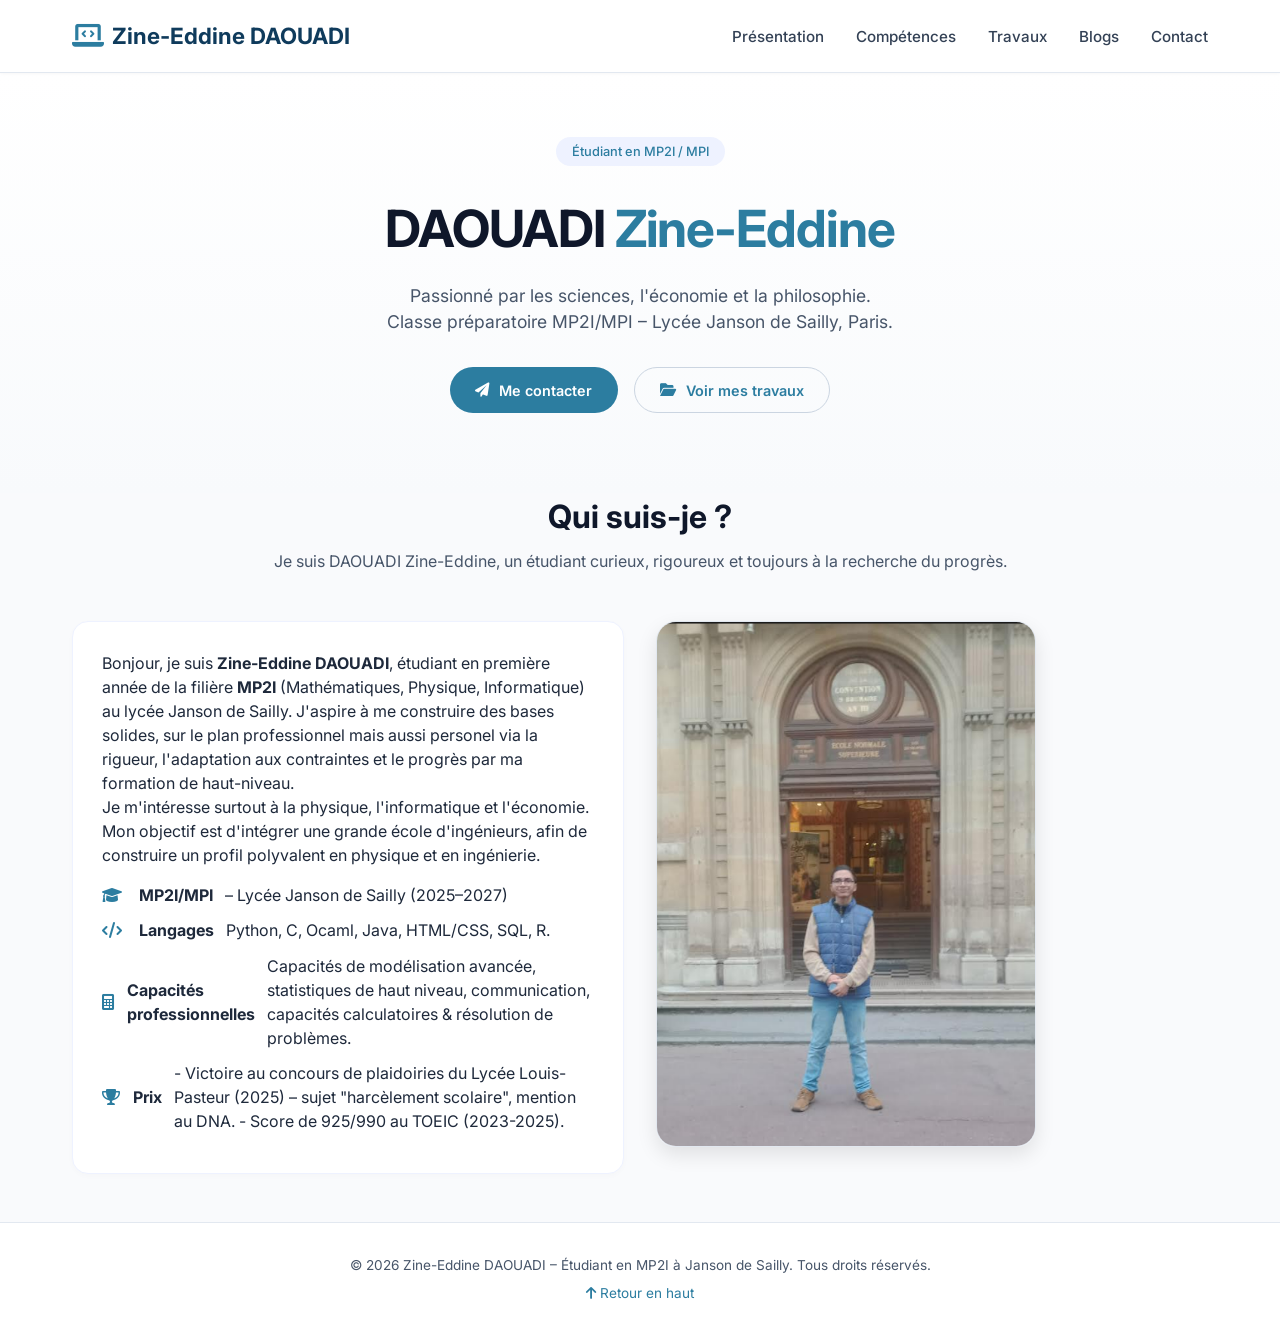
<file: index.html>
<!DOCTYPE html>
<html lang="fr">
<head>
    <meta charset="UTF-8">
    <meta name="viewport" content="width=device-width, initial-scale=1.0">
    <meta name="description" content="Portfolio professionnel de Zine-Eddine DAOUADI, étudiant en MP2I à Janson de Sailly.">
    <title>Zine-Eddine DAOUADI | Accueil</title>
    <link href="https://fonts.googleapis.com/css2?family=Inter:opsz,wght@14..32,300;14..32,400;14..32,500;14..32,600;14..32,700&display=swap" rel="stylesheet">
    <link rel="stylesheet" href="https://cdnjs.cloudflare.com/ajax/libs/font-awesome/6.0.0-beta3/css/all.min.css">
    <link rel="stylesheet" href="style.css">
</head>
<body>
<header>
    <div class="container">
        <div class="navbar">
            <a href="index.html" class="logo">
                <i class="fas fa-laptop-code"></i>
                <span>Zine-Eddine DAOUADI</span>
            </a>
            <ul class="nav-links">
                <li><a href="index.html">Présentation</a></li>
                <li><a href="competences.html">Compétences</a></li>
                <li><a href="travaux.html">Travaux</a></li>
                <li><a href="blogs.html">Blogs</a></li>
                <li><a href="contact.html">Contact</a></li>
            </ul>
        </div>
    </div>
</header>

<main>
    <section class="hero">
        <div class="container hero-content">
            <div class="hero-tag">Étudiant en MP2I / MPI</div>
            <h1>DAOUADI <span>Zine-Eddine</span></h1>
            <p>Passionné par les sciences, l'économie et la philosophie. <br>Classe préparatoire MP2I/MPI – Lycée Janson de Sailly, Paris.</p>
            <div class="hero-buttons">
                <a href="contact.html" class="btn btn-primary"><i class="fas fa-paper-plane"></i> Me contacter</a>
                <a href="travaux.html" class="btn btn-outline"><i class="fas fa-folder-open"></i> Voir mes travaux</a>
            </div>
        </div>
    </section>

    <section id="presentation">
        <div class="container">
            <div class="section-header">
                <h2>Qui suis-je ?</h2>
                <p>Je suis DAOUADI Zine-Eddine, un étudiant curieux, rigoureux et toujours à la recherche du progrès.</p>
            </div>
            <div class="about-grid">
                <div class="about-text">
                    <p>Bonjour, je suis <strong>Zine-Eddine DAOUADI</strong>, étudiant en première année de la filière <strong>MP2I</strong> (Mathématiques, Physique, Informatique) au lycée Janson de Sailly. J'aspire à me construire des bases solides, sur le plan professionnel mais aussi personel via la rigueur, l'adaptation aux contraintes et le progrès par ma formation de haut-niveau.</p>
                    <p>Je m'intéresse surtout à la physique, l'informatique et l'économie. Mon objectif est d'intégrer une grande école d'ingénieurs, afin de construire un profil polyvalent en physique et en ingénierie.</p>
                    <ul class="info-list">
                        <li><i class="fas fa-graduation-cap"></i> <strong>MP2I/MPI</strong> – Lycée Janson de Sailly (2025–2027)</li>
                        <li><i class="fas fa-code"></i> <strong>Langages</strong> Python, C, Ocaml, Java, HTML/CSS, SQL, R.</li>
                        <li><i class="fas fa-calculator"></i> <strong>Capacités professionnelles</strong> Capacités de modélisation avancée, statistiques de haut niveau, communication, capacités calculatoires & résolution de problèmes.</li>
                        <li><i class="fas fa-trophy"></i> <strong>Prix</strong> - Victoire au concours de plaidoiries du Lycée Louis-Pasteur (2025) – sujet "harcèlement scolaire", mention au DNA. - Score de 925/990 au TOEIC (2023-2025). </li>
                    </ul>
                </div>
                <div class="about-img">
                    <!-- Remplacement de l'image avec le fichier local et ajustement de la taille -->
                    <img src="DAOUADI Zine-Eddine ENS.png" 
                         alt="Portrait de Zine-Eddine DAOUADI" 
                         style="width: 100%; max-width: 380px; height: auto; border-radius: 20px; box-shadow: 0 8px 20px rgba(0,0,0,0.1);"
                         loading="lazy">
                </div>
            </div>
        </div>
    </section>
</main>

<footer>
    <div class="container">
        <p>&copy; <span id="current-year"></span> Zine-Eddine DAOUADI – Étudiant en MP2I à Janson de Sailly. Tous droits réservés.</p>
        <p style="margin-top: 0.5rem;"><a href="#"><i class="fas fa-arrow-up"></i> Retour en haut</a></p>
    </div>
</footer>

<script>
    document.getElementById('current-year').textContent = new Date().getFullYear();
</script>
</body>
</html>
</file>
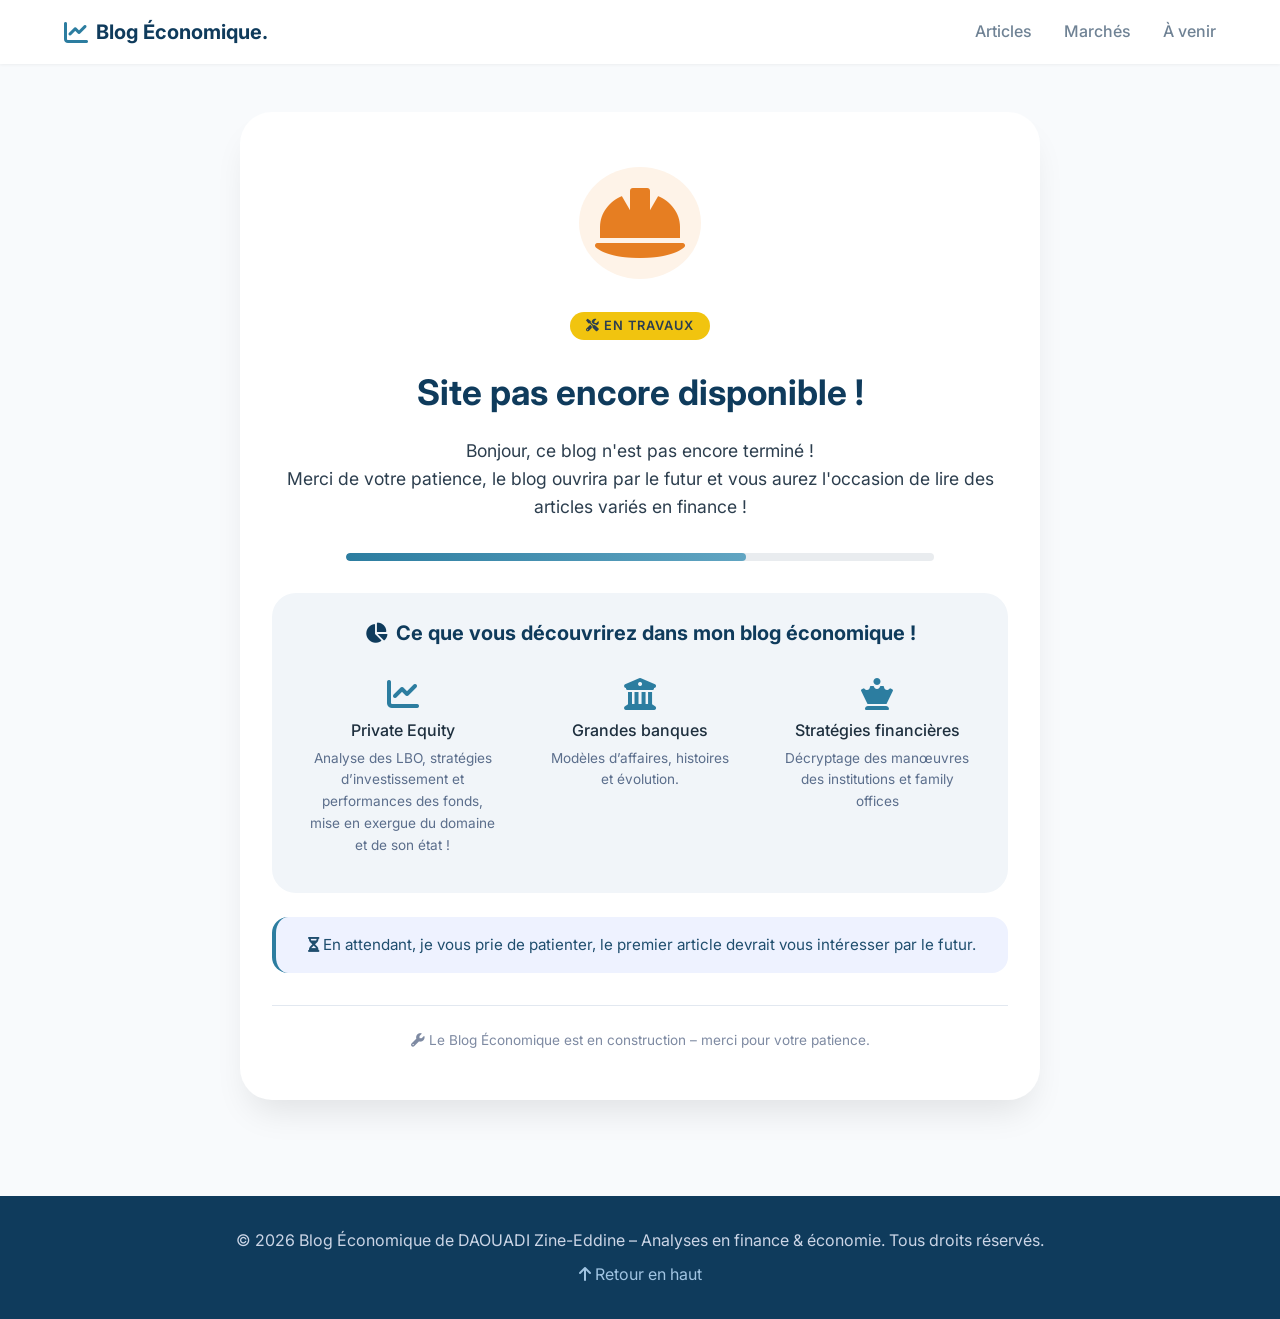
<file: blog_economique.html>
<!DOCTYPE html>
<html lang="fr">
<head>
    <meta charset="UTF-8">
    <meta name="viewport" content="width=device-width, initial-scale=1.0">
    <title>Blog économique | Prochainement</title>
    <link href="https://fonts.googleapis.com/css2?family=Inter:opsz,wght@14..32,300;14..32,400;14..32,500;14..32,600;14..32,700&display=swap" rel="stylesheet">
    <link rel="stylesheet" href="https://cdnjs.cloudflare.com/ajax/libs/font-awesome/6.0.0-beta3/css/all.min.css">
    <style>
        * {
            margin: 0;
            padding: 0;
            box-sizing: border-box;
        }

        body {
            font-family: 'Inter', sans-serif;
            line-height: 1.6;
            color: #1a2c3e;
            background-color: #f8fafc;
        }

        .container {
            width: 90%;
            max-width: 1200px;
            margin: 0 auto;
        }

        /* Header & Navigation */
        header {
            background-color: #ffffff;
            box-shadow: 0 1px 3px rgba(0,0,0,0.05);
            position: sticky;
            top: 0;
            z-index: 100;
        }

        .navbar {
            display: flex;
            justify-content: space-between;
            align-items: center;
            padding: 1rem 0;
            flex-wrap: wrap;
        }

        .logo {
            display: flex;
            align-items: center;
            gap: 0.5rem;
            font-size: 1.25rem;
            font-weight: 700;
            color: #0f3b5c;
            text-decoration: none;
        }

        .logo i {
            color: #2c7da0;
            font-size: 1.5rem;
        }

        .nav-links {
            display: flex;
            list-style: none;
            gap: 2rem;
        }

        .nav-links a {
            text-decoration: none;
            color: #334e68;
            font-weight: 500;
            transition: color 0.2s;
            cursor: default;
            opacity: 0.7;
        }

        .nav-links a:hover {
            color: #334e68;
        }

        /* Main - Under construction */
        main {
            padding: 3rem 0 4rem;
            min-height: 70vh;
            display: flex;
            align-items: center;
        }

        .construction-card {
            background: white;
            border-radius: 2rem;
            box-shadow: 0 20px 35px -10px rgba(0,0,0,0.1);
            padding: 3rem 2rem;
            text-align: center;
            max-width: 800px;
            margin: 0 auto;
        }

        .construction-icon {
            font-size: 5rem;
            color: #e67e22;
            margin-bottom: 1.5rem;
        }

        .construction-icon i {
            background: #fef3e8;
            padding: 1rem;
            border-radius: 50%;
        }

        h1 {
            font-size: 2.2rem;
            color: #0f3b5c;
            margin-bottom: 1rem;
        }

        .under-construction-badge {
            display: inline-block;
            background: #f1c40f;
            color: #2c3e50;
            font-weight: 600;
            padding: 0.25rem 1rem;
            border-radius: 2rem;
            font-size: 0.8rem;
            margin-bottom: 1.5rem;
            letter-spacing: 1px;
        }

        .construction-message {
            font-size: 1.1rem;
            color: #2c3e4e;
            margin-bottom: 2rem;
        }

        .progress-container {
            background: #e9ecef;
            border-radius: 30px;
            height: 8px;
            width: 80%;
            margin: 2rem auto;
            overflow: hidden;
        }

        .progress-bar {
            background: linear-gradient(90deg, #2c7da0, #61a5c2);
            width: 68%;
            height: 100%;
            border-radius: 30px;
            animation: pulse 1.5s infinite ease-in-out;
        }

        @keyframes pulse {
            0% { opacity: 0.7; }
            50% { opacity: 1; }
            100% { opacity: 0.7; }
        }

        .topics {
            background: #f1f5f9;
            border-radius: 1.5rem;
            padding: 1.5rem;
            margin: 2rem 0 1rem;
            text-align: left;
        }

        .topics h3 {
            font-size: 1.25rem;
            color: #0f3b5c;
            margin-bottom: 1rem;
            display: flex;
            align-items: center;
            gap: 0.5rem;
            justify-content: center;
        }

        .topics-grid {
            display: flex;
            flex-wrap: wrap;
            justify-content: center;
            gap: 1.5rem;
            margin-top: 1rem;
        }

        .topic-item {
            flex: 1;
            min-width: 160px;
            text-align: center;
            padding: 0.8rem;
        }

        .topic-item i {
            font-size: 2rem;
            color: #2c7da0;
            margin-bottom: 0.5rem;
            display: inline-block;
        }

        .topic-item span {
            display: block;
            font-weight: 500;
            color: #1e2f3e;
        }

        .topic-item p {
            font-size: 0.85rem;
            color: #5b6e8c;
            margin-top: 0.25rem;
        }

        .wait-message {
            background: #eef2ff;
            border-left: 4px solid #2c7da0;
            padding: 1rem;
            border-radius: 1rem;
            margin: 1.5rem 0 0;
            font-size: 0.95rem;
            color: #1f4e6e;
        }

        .note {
            margin-top: 2rem;
            font-size: 0.85rem;
            color: #7e8aa2;
            border-top: 1px solid #e2e8f0;
            padding-top: 1.5rem;
        }

        /* Footer */
        footer {
            background-color: #0f3b5c;
            color: #cbd5e6;
            text-align: center;
            padding: 2rem 0;
            margin-top: 2rem;
        }

        footer a {
            color: #a0c4e2;
            text-decoration: none;
        }

        footer a:hover {
            text-decoration: underline;
        }

        @media (max-width: 768px) {
            .navbar {
                flex-direction: column;
                gap: 1rem;
            }
            .nav-links {
                gap: 1rem;
                flex-wrap: wrap;
                justify-content: center;
            }
            .construction-card {
                padding: 2rem 1.5rem;
            }
            h1 {
                font-size: 1.8rem;
            }
            .topics-grid {
                gap: 1rem;
            }
            .topic-item {
                min-width: 120px;
            }
        }
    </style>
</head>
<body>
<header>
    <div class="container">
        <div class="navbar">
            <a href="#" class="logo">
                <i class="fas fa-chart-line"></i>
                <span>Blog Économique.</span>
            </a>
            <ul class="nav-links">
                <li><a href="#">Articles</a></li>
                <li><a href="#">Marchés</a></li>
                <li><a href="#">À venir</a></li>
            </ul>
        </div>
    </div>
</header>

<main>
    <div class="container">
        <div class="construction-card">
            <div class="construction-icon">
                <i class="fas fa-hard-hat"></i>
            </div>
            <div class="under-construction-badge">
                <i class="fas fa-tools"></i> EN TRAVAUX
            </div>
            <h1>Site pas encore disponible !</h1>
            <div class="construction-message">
                <p>Bonjour, ce blog n'est pas encore terminé !<br>
                Merci de votre patience, le blog ouvrira par le futur et vous aurez l'occasion de lire des articles variés en finance !</p>
            </div>
            <div class="progress-container">
                <div class="progress-bar"></div>
            </div>

            
            <div class="topics">
                <h3><i class="fas fa-chart-pie"></i> Ce que vous découvrirez dans mon blog économique !</h3>
                <div class="topics-grid">
                    <div class="topic-item">
                        <i class="fas fa-chart-line"></i>
                        <span>Private Equity</span>
                        <p>Analyse des LBO, stratégies d’investissement et performances des fonds, mise en exergue du domaine et de son état !</p>
                    </div>
                    <div class="topic-item">
                        <i class="fas fa-university"></i>
                        <span>Grandes banques</span>
                        <p>Modèles d’affaires, histoires et évolution.</p>
                    </div>
                    <div class="topic-item">
                        <i class="fas fa-chess-queen"></i>
                        <span>Stratégies financières</span>
                        <p>Décryptage des manœuvres des institutions et family offices</p>
                    </div>
                </div>
            </div>

            <div class="wait-message">
                <i class="fas fa-hourglass-half"></i> En attendant, je vous prie de patienter, le premier article devrait vous intéresser par le futur.
            </div>
            <div class="note">
                <i class="fas fa-wrench"></i> Le Blog Économique est en construction – merci pour votre patience.
            </div>
        </div>
    </div>
</main>

<footer>
    <div class="container">
        <p>&copy; <span id="current-year"></span> Blog Économique de DAOUADI Zine-Eddine – Analyses en finance & économie. Tous droits réservés.</p>
        <p style="margin-top: 0.5rem;"><a href="#"><i class="fas fa-arrow-up"></i> Retour en haut</a></p>
    </div>
</footer>

<script>
    document.getElementById('current-year').textContent = new Date().getFullYear();
</script>
</body>
</html>
</file>
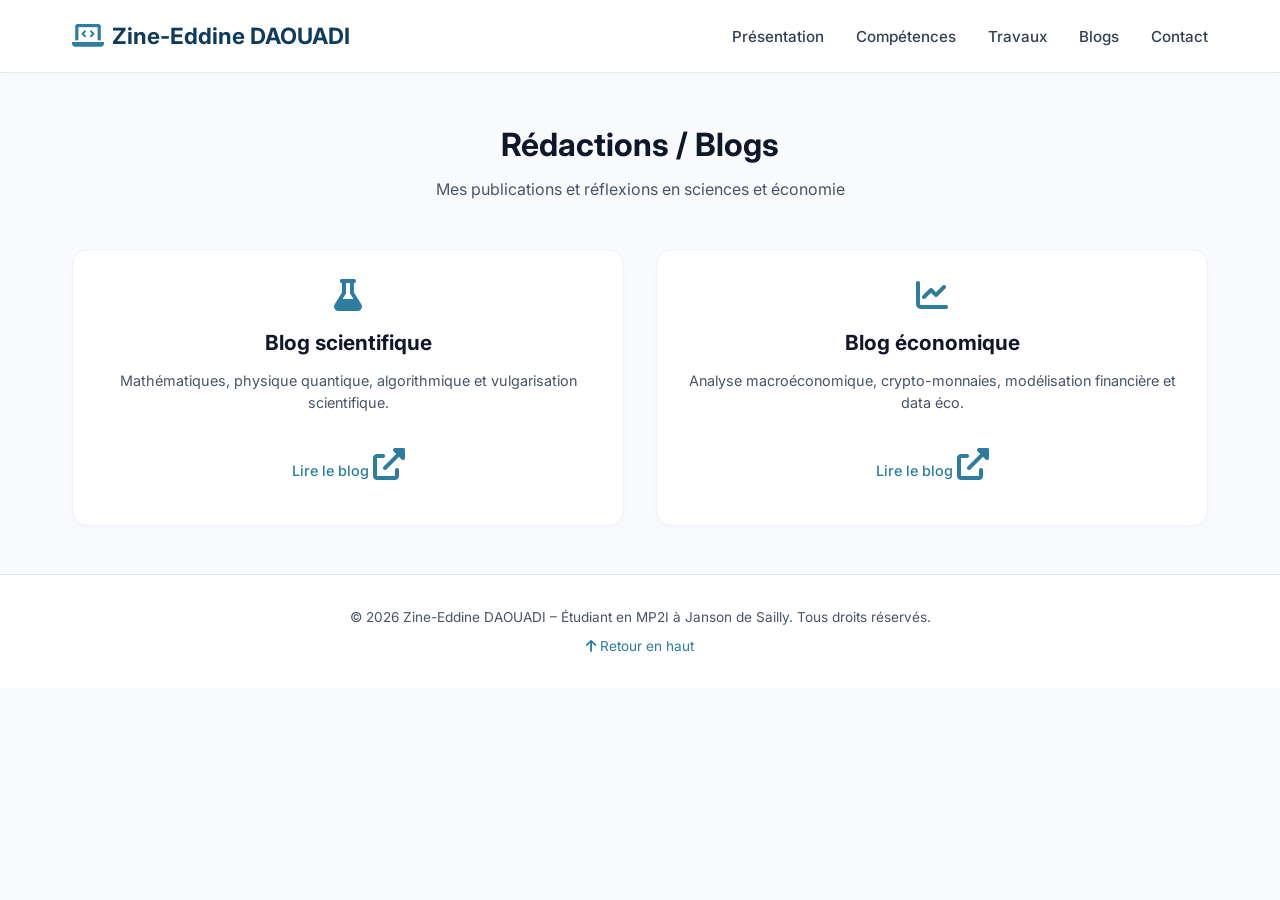
<file: blogs.html>
<!DOCTYPE html>
<html lang="fr">
<head>
    <meta charset="UTF-8">
    <meta name="viewport" content="width=device-width, initial-scale=1.0">
    <title>Zine-Eddine DAOUADI | Blogs</title>
    <link href="https://fonts.googleapis.com/css2?family=Inter:opsz,wght@14..32,300;14..32,400;14..32,500;14..32,600;14..32,700&display=swap" rel="stylesheet">
    <link rel="stylesheet" href="https://cdnjs.cloudflare.com/ajax/libs/font-awesome/6.0.0-beta3/css/all.min.css">
    <link rel="stylesheet" href="style.css">
</head>
<body>
<header>
    <div class="container">
        <div class="navbar">
            <a href="index.html" class="logo">
                <i class="fas fa-laptop-code"></i>
                <span>Zine-Eddine DAOUADI</span>
            </a>
            <ul class="nav-links">
                <li><a href="index.html">Présentation</a></li>
                <li><a href="competences.html">Compétences</a></li>
                <li><a href="travaux.html">Travaux</a></li>
                <li><a href="blogs.html">Blogs</a></li>
                <li><a href="contact.html">Contact</a></li>
            </ul>
        </div>
    </div>
</header>

<main>
    <section class="container" style="margin-top: 3rem;">
        <div class="section-header">
            <h2>Rédactions / Blogs</h2>
            <p>Mes publications et réflexions en sciences et économie</p>
        </div>
        <div class="blogs-grid">
            <!-- Blog scientifique avec lien exact demandé -->
            <div class="blog-card">
                <i class="fas fa-flask"></i>
                <h4>Blog scientifique</h4>
                <p>Mathématiques, physique quantique, algorithmique et vulgarisation scientifique.</p>
                <a class="blog-link" href="https://www.google.com/url?sa=t&source=web&rct=j&opi=89978449&url=https://blogmathsetscienceszineeddine.blogspot.com/&ved=2ahUKEwiJuYmkv7GTAxUQTKQEHS02JSsQFnoECCYQAQ&usg=AOvVaw0b_Pwg3fXqnFqZPBnuI2Id" target="_blank" rel="noopener noreferrer">
                    Lire le blog <i class="fas fa-external-link-alt"></i>
                </a>
            </div>
            <!-- Blog économique redirige maintenant vers blog_economique.html -->
            <div class="blog-card">
                <i class="fas fa-chart-line"></i>
                <h4>Blog économique</h4>
                <p>Analyse macroéconomique, crypto-monnaies, modélisation financière et data éco.</p>
                <a class="blog-link" href="blog_economique.html">
                    Lire le blog <i class="fas fa-external-link-alt"></i>
                </a>
            </div>
        </div>
    </section>
</main>

<footer>
    <div class="container">
        <p>&copy; <span id="current-year"></span> Zine-Eddine DAOUADI – Étudiant en MP2I à Janson de Sailly. Tous droits réservés.</p>
        <p style="margin-top: 0.5rem;"><a href="#"><i class="fas fa-arrow-up"></i> Retour en haut</a></p>
    </div>
</footer>
<script>
    document.getElementById('current-year').textContent = new Date().getFullYear();
</script>
</body>
</html>
</file>
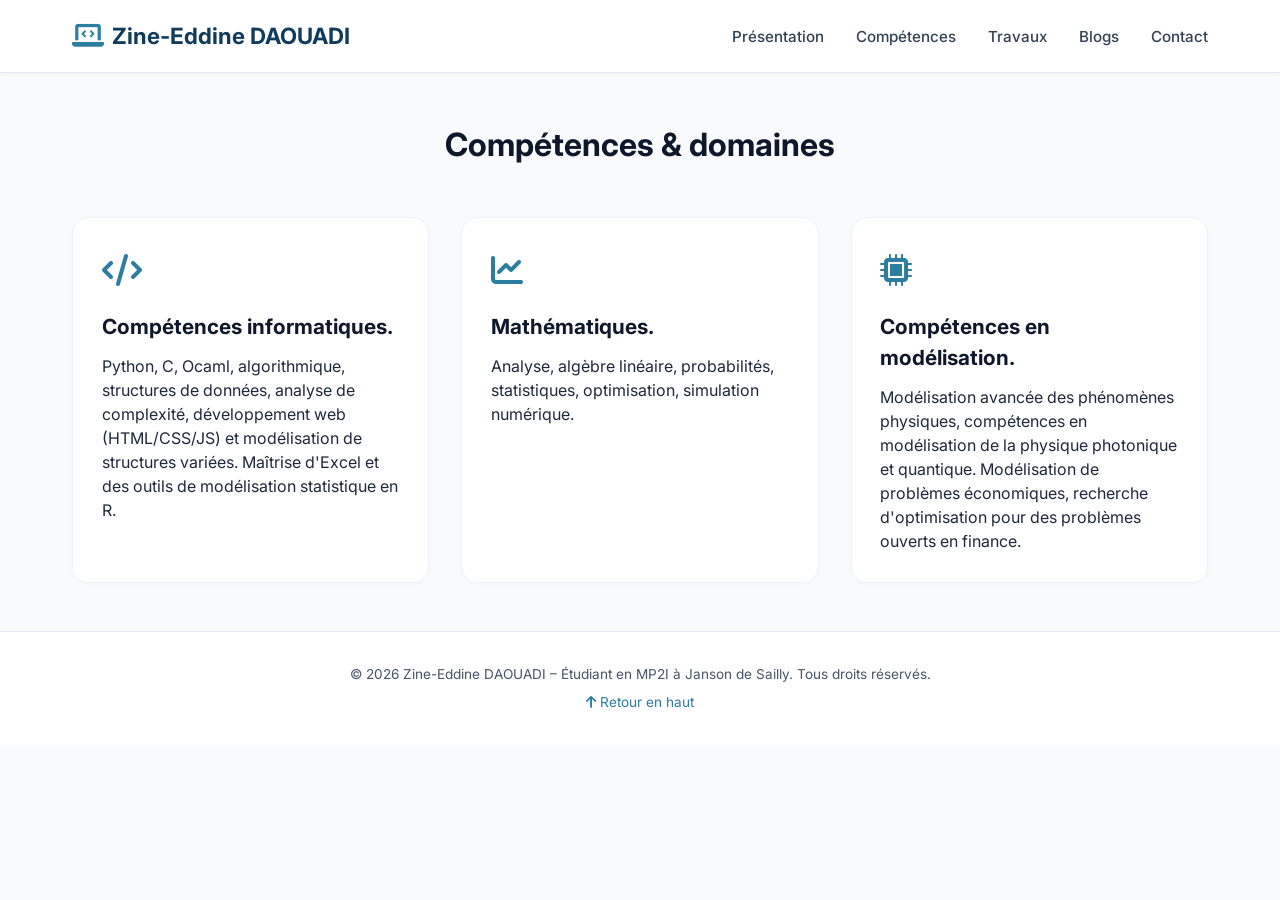
<file: competences.html>
<!DOCTYPE html>
<html lang="fr">
<head>
    <meta charset="UTF-8">
    <meta name="viewport" content="width=device-width, initial-scale=1.0">
    <title>Zine-Eddine DAOUADI | Compétences</title>
    <link href="https://fonts.googleapis.com/css2?family=Inter:opsz,wght@14..32,300;14..32,400;14..32,500;14..32,600;14..32,700&display=swap" rel="stylesheet">
    <link rel="stylesheet" href="https://cdnjs.cloudflare.com/ajax/libs/font-awesome/6.0.0-beta3/css/all.min.css">
    <link rel="stylesheet" href="style.css">
</head>
<body>
<header>
    <div class="container">
        <div class="navbar">
            <a href="index.html" class="logo">
                <i class="fas fa-laptop-code"></i>
                <span>Zine-Eddine DAOUADI</span>
            </a>
            <ul class="nav-links">
                <li><a href="index.html">Présentation</a></li>
                <li><a href="competences.html">Compétences</a></li>
                <li><a href="travaux.html">Travaux</a></li>
                <li><a href="blogs.html">Blogs</a></li>
                <li><a href="contact.html">Contact</a></li>
            </ul>
        </div>
    </div>
</header>

<main>
    <section class="container" style="margin-top: 3rem;">
        <div class="section-header">
            <h2>Compétences & domaines</h2>
        </div>
        <div class="skills-grid">
            <div class="skill-card">
                <div class="skill-icon"><i class="fas fa-code"></i></div>
                <h3>Compétences informatiques.</h3>
                <p>Python, C, Ocaml, algorithmique, structures de données, analyse de complexité, développement web (HTML/CSS/JS) et modélisation de structures variées. Maîtrise d'Excel et des outils de modélisation statistique en R.</p>
            </div>
            <div class="skill-card">
                <div class="skill-icon"><i class="fas fa-chart-line"></i></div>
                <h3>Mathématiques.</h3>
                <p>Analyse, algèbre linéaire, probabilités, statistiques, optimisation, simulation numérique.</p>
            </div>
            <div class="skill-card">
                <div class="skill-icon"><i class="fas fa-microchip"></i></div>
                <h3>Compétences en modélisation.</h3>
                <p>Modélisation avancée des phénomènes physiques, compétences en modélisation de la physique photonique et quantique. Modélisation de problèmes économiques, recherche d'optimisation pour des problèmes ouverts en finance.</p>
            </div>
        </div>
    </section>
</main>

<footer>
    <div class="container">
        <p>&copy; <span id="current-year"></span> Zine-Eddine DAOUADI – Étudiant en MP2I à Janson de Sailly. Tous droits réservés.</p>
        <p style="margin-top: 0.5rem;"><a href="#"><i class="fas fa-arrow-up"></i> Retour en haut</a></p>
    </div>
</footer>
<script>
    document.getElementById('current-year').textContent = new Date().getFullYear();
</script>
</body>
</html>
</file>
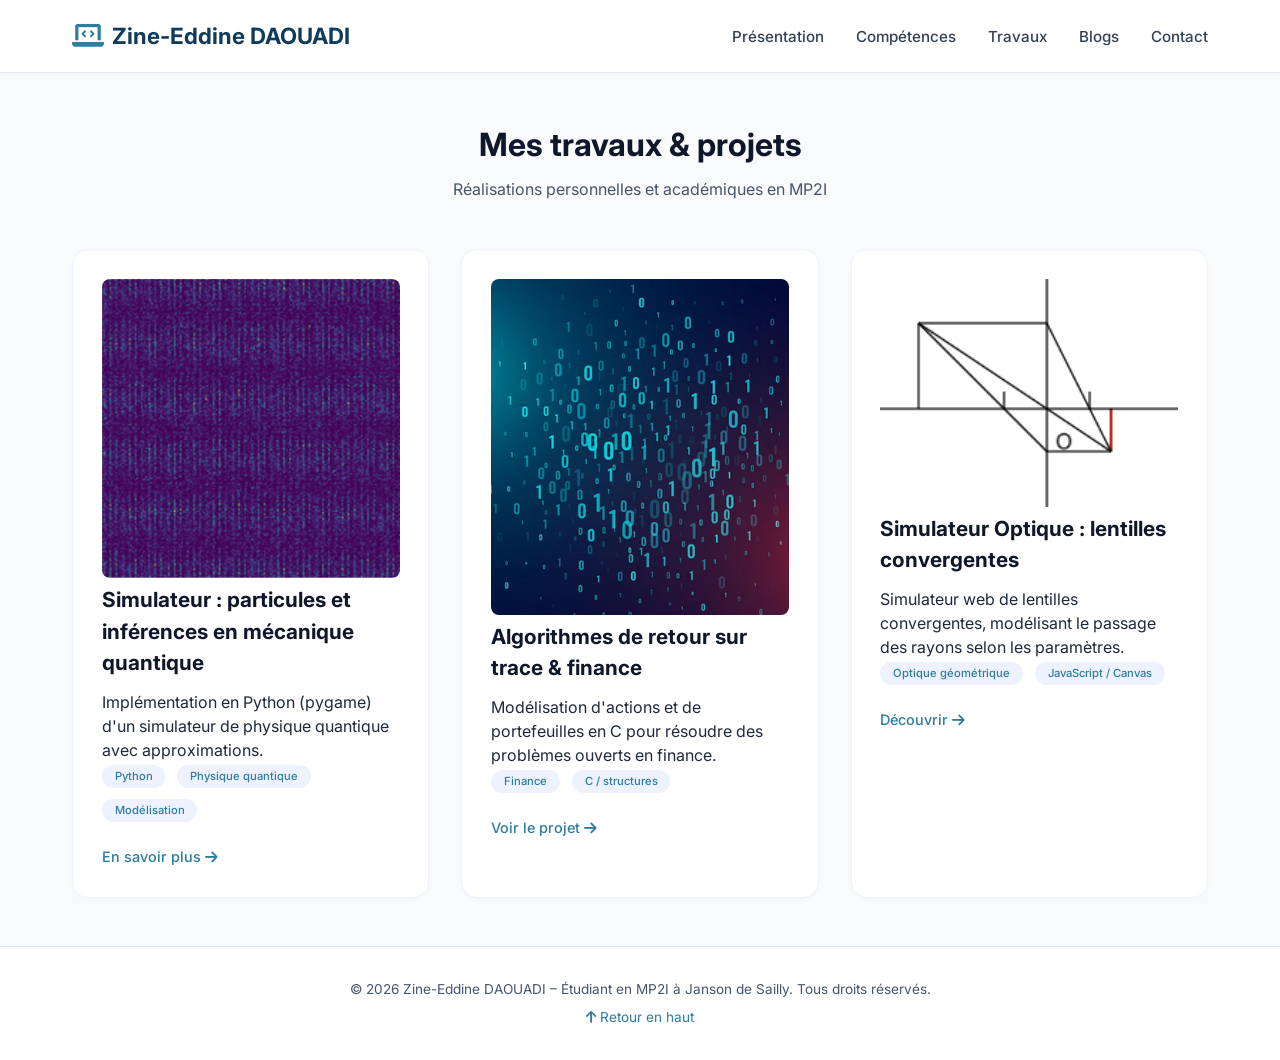
<file: travaux.html>
<!DOCTYPE html>
<html lang="fr">
<head>
    <meta charset="UTF-8">
    <meta name="viewport" content="width=device-width, initial-scale=1.0">
    <title>Zine-Eddine DAOUADI | Travaux</title>
    <link href="https://fonts.googleapis.com/css2?family=Inter:opsz,wght@14..32,300;14..32,400;14..32,500;14..32,600;14..32,700&display=swap" rel="stylesheet">
    <link rel="stylesheet" href="https://cdnjs.cloudflare.com/ajax/libs/font-awesome/6.0.0-beta3/css/all.min.css">
    <link rel="stylesheet" href="style.css">
</head>
<body>
<header>
    <div class="container">
        <div class="navbar">
            <a href="index.html" class="logo">
                <i class="fas fa-laptop-code"></i>
                <span>Zine-Eddine DAOUADI</span>
            </a>
            <ul class="nav-links">
                <li><a href="index.html">Présentation</a></li>
                <li><a href="competences.html">Compétences</a></li>
                <li><a href="travaux.html">Travaux</a></li>
                <li><a href="blogs.html">Blogs</a></li>
                <li><a href="contact.html">Contact</a></li>
            </ul>
        </div>
    </div>
</header>

<main>
    <section class="container" style="margin-top: 3rem;">
        <div class="section-header">
            <h2>Mes travaux & projets</h2>
            <p>Réalisations personnelles et académiques en MP2I</p>
        </div>
        <div class="projects-grid">
            <!-- Projet Quantique -->
            <div class="project-card">
                <div class="project-img">
                    <img src="quantique.png" alt="Simulateur quantique" style="width: 100%; height: auto; border-radius: 8px;">
                </div>
                <div class="project-info">
                    <h3>Simulateur : particules et inférences en mécanique quantique</h3>
                    <p>Implémentation en Python (pygame) d'un simulateur de physique quantique avec approximations.</p>
                    <div class="project-tags">
                        <span class="tag">Python</span>
                        <span class="tag">Physique quantique</span>
                        <span class="tag">Modélisation</span>
                    </div>
                    <a href="https://github.com/DaouadiZine-Eddine/Quantum-Physics-Simulator-for-particles." target="_blank" rel="noopener noreferrer" class="project-link">En savoir plus <i class="fas fa-arrow-right"></i></a>
                </div>
            </div>
            <!-- Projet Finance -->
            <div class="project-card">
                <div class="project-img">
                    <img src="finance.png" alt="Algorithmes financiers" style="width: 100%; height: auto; border-radius: 8px;">
                </div>
                <div class="project-info">
                    <h3>Algorithmes de retour sur trace & finance</h3>
                    <p>Modélisation d'actions et de portefeuilles en C pour résoudre des problèmes ouverts en finance.</p>
                    <div class="project-tags">
                        <span class="tag">Finance</span>
                        <span class="tag">C / structures</span>
                    </div>
                    <a href="https://github.com/DaouadiZine-Eddine/Backtracking-as-a-solution-to-open-financial-problems-in-C." target="_blank" rel="noopener noreferrer" class="project-link">Voir le projet <i class="fas fa-arrow-right"></i></a>
                </div>
            </div>
            <!-- Projet Optique -->
            <div class="project-card">
                <div class="project-img">
                    <img src="optique.png" alt="Simulateur optique" style="width: 100%; height: auto; border-radius: 8px;">
                </div>
                <div class="project-info">
                    <h3>Simulateur Optique : lentilles convergentes</h3>
                    <p>Simulateur web de lentilles convergentes, modélisant le passage des rayons selon les paramètres.</p>
                    <div class="project-tags">
                        <span class="tag">Optique géométrique</span>
                        <span class="tag">JavaScript / Canvas</span>
                    </div>
                    <a href="https://github.com/DaouadiZine-Eddine/Optics-simulator-for-converging-lenses." target="_blank" rel="noopener noreferrer" class="project-link">Découvrir <i class="fas fa-arrow-right"></i></a>
                </div>
            </div>
        </div>
    </section>
</main>

<footer>
    <div class="container">
        <p>&copy; <span id="current-year"></span> Zine-Eddine DAOUADI – Étudiant en MP2I à Janson de Sailly. Tous droits réservés.</p>
        <p style="margin-top: 0.5rem;"><a href="#"><i class="fas fa-arrow-up"></i> Retour en haut</a></p>
    </div>
</footer>
<script>
    document.getElementById('current-year').textContent = new Date().getFullYear();
</script>
</body>
</html>
</file>
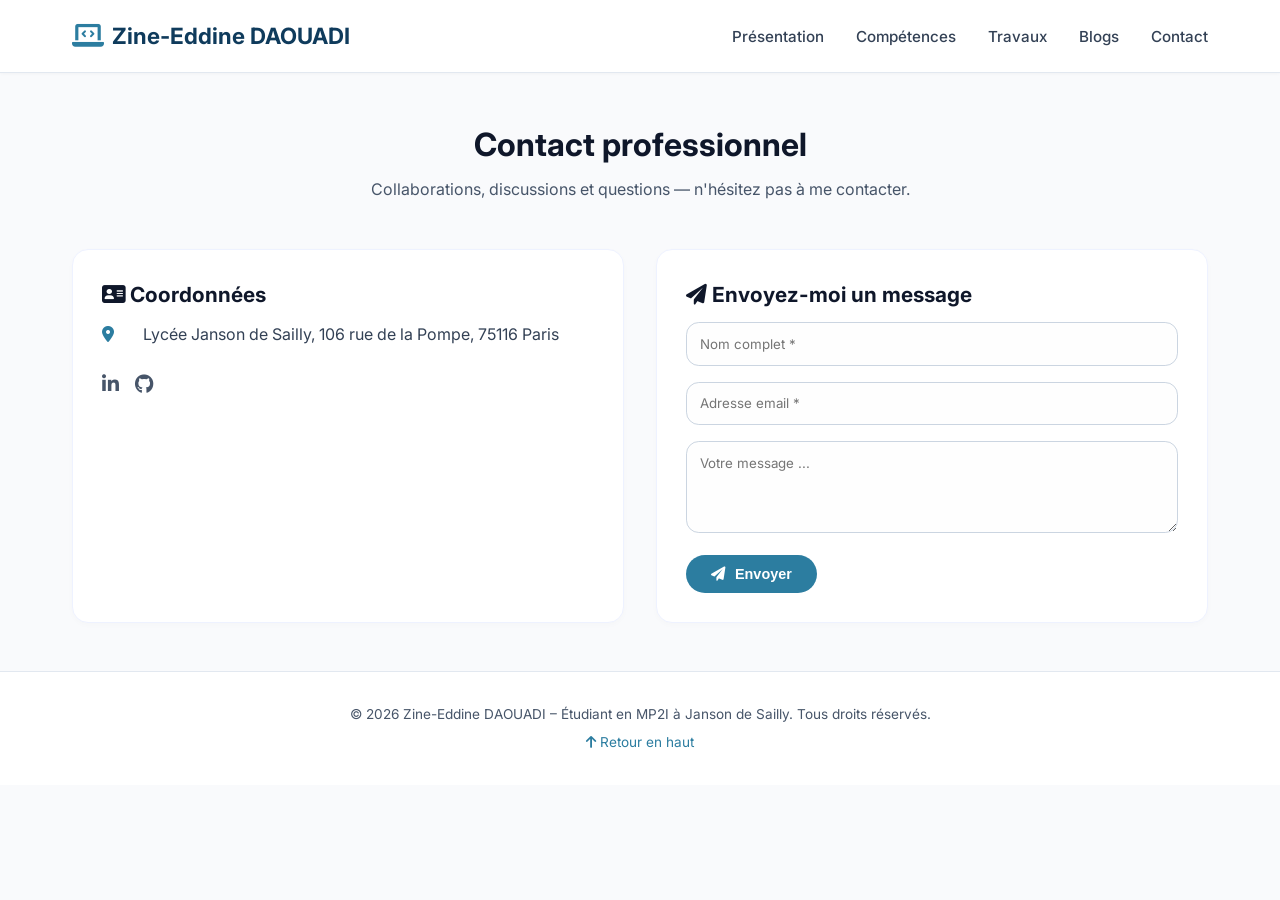
<file: site/contact.html>
<!DOCTYPE html>
<html lang="fr">
<head>
    <meta charset="UTF-8">
    <meta name="viewport" content="width=device-width, initial-scale=1.0">
    <title>Zine-Eddine DAOUADI | Contact</title>
    <link href="https://fonts.googleapis.com/css2?family=Inter:opsz,wght@14..32,300;14..32,400;14..32,500;14..32,600;14..32,700&display=swap" rel="stylesheet">
    <link rel="stylesheet" href="https://cdnjs.cloudflare.com/ajax/libs/font-awesome/6.0.0-beta3/css/all.min.css">
    <link rel="stylesheet" href="style.css">
</head>
<body>
<header>
    <div class="container">
        <div class="navbar">
            <a href="index.html" class="logo">
                <i class="fas fa-laptop-code"></i>
                <span>Zine-Eddine DAOUADI</span>
            </a>
            <ul class="nav-links">
                <li><a href="index.html">Présentation</a></li>
                <li><a href="competences.html">Compétences</a></li>
                <li><a href="travaux.html">Travaux</a></li>
                <li><a href="blogs.html">Blogs</a></li>
                <li><a href="contact.html">Contact</a></li>
            </ul>
        </div>
    </div>
</header>

<main>
    <section class="container" style="margin-top: 3rem;">
        <div class="section-header">
            <h2>Contact professionnel</h2>
            <p>Collaborations, discussions et questions — n'hésitez pas à me contacter.</p>
        </div>
        <div class="contact-grid">
            <div class="contact-card">
                <h3><i class="fas fa-address-card"></i> Coordonnées</h3>
                <div class="contact-detail">
                    <i class="fas fa-map-marker-alt"></i>
                    <span>Lycée Janson de Sailly, 106 rue de la Pompe, 75116 Paris</span>
                </div>
                <div class="social-links">
                    <a href="https://www.linkedin.com/in/zine-eddine-daouadi-4a1579388/" target="_blank" rel="noopener noreferrer" aria-label="LinkedIn"><i class="fab fa-linkedin-in"></i></a>
                    <a href="https://github.com/DaouadiZine-Eddine" target="_blank" rel="noopener noreferrer" aria-label="GitHub"><i class="fab fa-github"></i></a>
                </div>
            </div>
            <div class="contact-card">
                <h3><i class="fas fa-paper-plane"></i> Envoyez-moi un message</h3>
                <form id="contact-form">
                    <div class="form-group">
                        <input type="text" id="name" placeholder="Nom complet *" required>
                    </div>
                    <div class="form-group">
                        <input type="email" id="email" placeholder="Adresse email *" required>
                    </div>
                    <div class="form-group">
                        <textarea id="message" rows="4" placeholder="Votre message ..." required></textarea>
                    </div>
                    <button type="submit" class="btn btn-primary"><i class="fas fa-paper-plane"></i> Envoyer</button>
                    <div id="form-feedback" class="form-message"></div>
                </form>
            </div>
        </div>
    </section>
</main>

<footer>
    <div class="container">
        <p>&copy; <span id="current-year"></span> Zine-Eddine DAOUADI – Étudiant en MP2I à Janson de Sailly. Tous droits réservés.</p>
        <p style="margin-top: 0.5rem;"><a href="#"><i class="fas fa-arrow-up"></i> Retour en haut</a></p>
    </div>
</footer>
<script>
    document.getElementById('current-year').textContent = new Date().getFullYear();

    const form = document.getElementById('contact-form');
    const feedback = document.getElementById('form-feedback');

    if (form) {
        form.addEventListener('submit', (e) => {
            e.preventDefault();
            const name = document.getElementById('name').value.trim();
            const email = document.getElementById('email').value.trim();
            const message = document.getElementById('message').value.trim();

            if (!name || !email || !message) {
                showFeedback('Veuillez remplir tous les champs obligatoires.', '#fee2e2', '#b91c1c');
                return;
            }
            if (!email.includes('@') || !email.includes('.')) {
                showFeedback('Adresse email invalide.', '#fee2e2', '#b91c1c');
                return;
            }
            showFeedback('Message envoyé avec succès ! Je vous répondrai rapidement.', '#e0f2fe', '#0f3b5c');
            form.reset();
            setTimeout(() => feedback.classList.remove('show'), 4000);
        });
    }

    function showFeedback(msg, bgColor, textColor) {
        feedback.textContent = msg;
        feedback.style.background = bgColor;
        feedback.style.color = textColor;
        feedback.classList.add('show');
        setTimeout(() => feedback.classList.remove('show'), 3500);
    }
</script>
</body>
</html>
</file>
<file: style.css>
/* style.css */
* {
    margin: 0;
    padding: 0;
    box-sizing: border-box;
}

body {
    font-family: 'Inter', sans-serif;
    background-color: #f9fafc;
    color: #1e293b;
    line-height: 1.5;
}

.container {
    max-width: 1200px;
    margin: 0 auto;
    padding: 0 2rem;
}

/* Header & Navigation */
header {
    background: #ffffff;
    border-bottom: 1px solid #e2e8f0;
    position: sticky;
    top: 0;
    z-index: 100;
    box-shadow: 0 1px 3px rgba(0,0,0,0.03);
}

.navbar {
    display: flex;
    justify-content: space-between;
    align-items: center;
    padding: 1.2rem 0;
    flex-wrap: wrap;
}

.logo {
    font-size: 1.4rem;
    font-weight: 700;
    display: flex;
    align-items: center;
    gap: 0.5rem;
    color: #0f3b5c;
    text-decoration: none;
}

.logo i {
    font-size: 1.6rem;
    color: #2c7da0;
}

.nav-links {
    display: flex;
    gap: 2rem;
    list-style: none;
    align-items: center;
}

.nav-links a {
    color: #334155;
    text-decoration: none;
    font-weight: 500;
    transition: color 0.2s;
    font-size: 0.95rem;
}

.nav-links a:hover {
    color: #2c7da0;
}

/* Buttons */
.btn {
    display: inline-flex;
    align-items: center;
    gap: 0.6rem;
    padding: 0.7rem 1.6rem;
    border-radius: 40px;
    font-weight: 600;
    text-decoration: none;
    transition: all 0.2s;
    font-size: 0.9rem;
}

.btn-primary {
    background: #2c7da0;
    color: white;
    border: none;
}

.btn-primary:hover {
    background: #1f5e7a;
    transform: translateY(-1px);
    box-shadow: 0 4px 8px rgba(0,0,0,0.05);
}

.btn-outline {
    border: 1px solid #cbd5e1;
    color: #2c7da0;
    background: transparent;
}

.btn-outline:hover {
    border-color: #2c7da0;
    background: #f1f5f9;
}

/* Hero section */
.hero {
    padding: 4rem 0 5rem;
    background: linear-gradient(to bottom, #ffffff, #f8fafc);
    text-align: center;
}

.hero-tag {
    display: inline-block;
    background: #eef2ff;
    padding: 0.3rem 1rem;
    border-radius: 30px;
    font-size: 0.8rem;
    font-weight: 500;
    color: #2c7da0;
    margin-bottom: 1.5rem;
}

h1 {
    font-size: 3.2rem;
    font-weight: 700;
    color: #0f172a;
    margin-bottom: 1rem;
    letter-spacing: -0.02em;
}

h1 span {
    color: #2c7da0;
}

.hero p {
    font-size: 1.1rem;
    color: #475569;
    max-width: 700px;
    margin: 0 auto;
}

.hero-buttons {
    display: flex;
    gap: 1rem;
    justify-content: center;
    margin-top: 2rem;
    flex-wrap: wrap;
}

/* Section headers */
.section-header {
    text-align: center;
    margin-bottom: 3rem;
}

.section-header h2 {
    font-size: 2rem;
    font-weight: 700;
    color: #0f172a;
    margin-bottom: 0.5rem;
}

.section-header p {
    color: #475569;
    font-size: 1rem;
}

/* Grids */
.about-grid, .skills-grid, .projects-grid, .contact-grid, .blogs-grid {
    display: grid;
    grid-template-columns: repeat(auto-fit, minmax(300px, 1fr));
    gap: 2rem;
}

.about-text, .skill-card, .project-card, .contact-card, .blog-card {
    background: white;
    border-radius: 1rem;
    padding: 1.8rem;
    border: 1px solid #eef2ff;
    transition: all 0.2s;
    box-shadow: 0 2px 6px rgba(0,0,0,0.02);
}

.skill-card:hover, .project-card:hover, .blog-card:hover {
    transform: translateY(-3px);
    box-shadow: 0 12px 20px -12px rgba(0,0,0,0.1);
    border-color: #cbd5e1;
}

.about-img img {
    width: 100%;
    border-radius: 1rem;
    object-fit: cover;
    height: 100%;
    min-height: 280px;
    border: 1px solid #e2e8f0;
}

.skill-icon, .project-img i, .blog-card i {
    font-size: 2rem;
    color: #2c7da0;
    margin-bottom: 1rem;
}

.skill-card h3, .project-card h3, .contact-card h3, .blog-card h4 {
    font-size: 1.3rem;
    margin-bottom: 0.75rem;
    color: #0f172a;
}

.tag {
    background: #eef2ff;
    padding: 0.2rem 0.8rem;
    border-radius: 20px;
    font-size: 0.7rem;
    font-weight: 500;
    color: #2c7da0;
    display: inline-block;
    margin-right: 0.5rem;
    margin-bottom: 0.5rem;
}

.project-link, .blog-link {
    display: inline-block;
    margin-top: 1rem;
    color: #2c7da0;
    text-decoration: none;
    font-weight: 500;
    font-size: 0.9rem;
    transition: 0.2s;
}

.project-link i, .blog-link i {
    transition: transform 0.2s;
}

.project-link:hover i, .blog-link:hover i {
    transform: translateX(4px);
}

/* Blog specific */
.blog-card {
    text-align: center;
}
.blog-card p {
    color: #475569;
    margin-bottom: 1.2rem;
    font-size: 0.9rem;
}

/* Contact */
.contact-detail {
    display: flex;
    align-items: center;
    gap: 0.8rem;
    margin-bottom: 1rem;
    color: #334155;
}

.contact-detail i {
    width: 1.8rem;
    color: #2c7da0;
}

.social-links {
    display: flex;
    gap: 1rem;
    margin-top: 1.5rem;
}

.social-links a {
    color: #475569;
    font-size: 1.2rem;
    transition: color 0.2s;
}

.social-links a:hover {
    color: #2c7da0;
}

.form-group {
    margin-bottom: 1rem;
}

.form-group input, .form-group textarea {
    width: 100%;
    padding: 0.8rem;
    border: 1px solid #cbd5e1;
    border-radius: 0.8rem;
    font-family: inherit;
    background: #fefefe;
    transition: 0.2s;
}

.form-group input:focus, .form-group textarea:focus {
    outline: none;
    border-color: #2c7da0;
    box-shadow: 0 0 0 2px rgba(44,125,160,0.1);
}

.form-message {
    margin-top: 1rem;
    padding: 0.6rem;
    border-radius: 2rem;
    display: none;
    font-size: 0.85rem;
}

.form-message.show {
    display: block;
}

footer {
    background: white;
    border-top: 1px solid #e2e8f0;
    text-align: center;
    padding: 2rem;
    margin-top: 3rem;
    color: #475569;
    font-size: 0.85rem;
}

footer a {
    color: #2c7da0;
    text-decoration: none;
}

footer a:hover {
    text-decoration: underline;
}

.info-list {
    list-style: none;
    margin-top: 1rem;
}

.info-list li {
    margin-bottom: 0.7rem;
    display: flex;
    align-items: center;
    gap: 0.8rem;
}

.info-list i {
    width: 1.5rem;
    color: #2c7da0;
}

@media (max-width: 768px) {
    .navbar {
        flex-direction: column;
        gap: 1rem;
    }
    .nav-links {
        flex-wrap: wrap;
        justify-content: center;
        gap: 1rem;
    }
    h1 {
        font-size: 2.2rem;
    }
    .container {
        padding: 0 1.5rem;
    }
}
</file>
<file: site/style.css>
/* style.css */
* {
    margin: 0;
    padding: 0;
    box-sizing: border-box;
}

body {
    font-family: 'Inter', sans-serif;
    background-color: #f9fafc;
    color: #1e293b;
    line-height: 1.5;
}

.container {
    max-width: 1200px;
    margin: 0 auto;
    padding: 0 2rem;
}

/* Header & Navigation */
header {
    background: #ffffff;
    border-bottom: 1px solid #e2e8f0;
    position: sticky;
    top: 0;
    z-index: 100;
    box-shadow: 0 1px 3px rgba(0,0,0,0.03);
}

.navbar {
    display: flex;
    justify-content: space-between;
    align-items: center;
    padding: 1.2rem 0;
    flex-wrap: wrap;
}

.logo {
    font-size: 1.4rem;
    font-weight: 700;
    display: flex;
    align-items: center;
    gap: 0.5rem;
    color: #0f3b5c;
    text-decoration: none;
}

.logo i {
    font-size: 1.6rem;
    color: #2c7da0;
}

.nav-links {
    display: flex;
    gap: 2rem;
    list-style: none;
    align-items: center;
}

.nav-links a {
    color: #334155;
    text-decoration: none;
    font-weight: 500;
    transition: color 0.2s;
    font-size: 0.95rem;
}

.nav-links a:hover {
    color: #2c7da0;
}

/* Buttons */
.btn {
    display: inline-flex;
    align-items: center;
    gap: 0.6rem;
    padding: 0.7rem 1.6rem;
    border-radius: 40px;
    font-weight: 600;
    text-decoration: none;
    transition: all 0.2s;
    font-size: 0.9rem;
}

.btn-primary {
    background: #2c7da0;
    color: white;
    border: none;
}

.btn-primary:hover {
    background: #1f5e7a;
    transform: translateY(-1px);
    box-shadow: 0 4px 8px rgba(0,0,0,0.05);
}

.btn-outline {
    border: 1px solid #cbd5e1;
    color: #2c7da0;
    background: transparent;
}

.btn-outline:hover {
    border-color: #2c7da0;
    background: #f1f5f9;
}

/* Hero section */
.hero {
    padding: 4rem 0 5rem;
    background: linear-gradient(to bottom, #ffffff, #f8fafc);
    text-align: center;
}

.hero-tag {
    display: inline-block;
    background: #eef2ff;
    padding: 0.3rem 1rem;
    border-radius: 30px;
    font-size: 0.8rem;
    font-weight: 500;
    color: #2c7da0;
    margin-bottom: 1.5rem;
}

h1 {
    font-size: 3.2rem;
    font-weight: 700;
    color: #0f172a;
    margin-bottom: 1rem;
    letter-spacing: -0.02em;
}

h1 span {
    color: #2c7da0;
}

.hero p {
    font-size: 1.1rem;
    color: #475569;
    max-width: 700px;
    margin: 0 auto;
}

.hero-buttons {
    display: flex;
    gap: 1rem;
    justify-content: center;
    margin-top: 2rem;
    flex-wrap: wrap;
}

/* Section headers */
.section-header {
    text-align: center;
    margin-bottom: 3rem;
}

.section-header h2 {
    font-size: 2rem;
    font-weight: 700;
    color: #0f172a;
    margin-bottom: 0.5rem;
}

.section-header p {
    color: #475569;
    font-size: 1rem;
}

/* Grids */
.about-grid, .skills-grid, .projects-grid, .contact-grid, .blogs-grid {
    display: grid;
    grid-template-columns: repeat(auto-fit, minmax(300px, 1fr));
    gap: 2rem;
}

.about-text, .skill-card, .project-card, .contact-card, .blog-card {
    background: white;
    border-radius: 1rem;
    padding: 1.8rem;
    border: 1px solid #eef2ff;
    transition: all 0.2s;
    box-shadow: 0 2px 6px rgba(0,0,0,0.02);
}

.skill-card:hover, .project-card:hover, .blog-card:hover {
    transform: translateY(-3px);
    box-shadow: 0 12px 20px -12px rgba(0,0,0,0.1);
    border-color: #cbd5e1;
}

.about-img img {
    width: 100%;
    border-radius: 1rem;
    object-fit: cover;
    height: 100%;
    min-height: 280px;
    border: 1px solid #e2e8f0;
}

.skill-icon, .project-img i, .blog-card i {
    font-size: 2rem;
    color: #2c7da0;
    margin-bottom: 1rem;
}

.skill-card h3, .project-card h3, .contact-card h3, .blog-card h4 {
    font-size: 1.3rem;
    margin-bottom: 0.75rem;
    color: #0f172a;
}

.tag {
    background: #eef2ff;
    padding: 0.2rem 0.8rem;
    border-radius: 20px;
    font-size: 0.7rem;
    font-weight: 500;
    color: #2c7da0;
    display: inline-block;
    margin-right: 0.5rem;
    margin-bottom: 0.5rem;
}

.project-link, .blog-link {
    display: inline-block;
    margin-top: 1rem;
    color: #2c7da0;
    text-decoration: none;
    font-weight: 500;
    font-size: 0.9rem;
    transition: 0.2s;
}

.project-link i, .blog-link i {
    transition: transform 0.2s;
}

.project-link:hover i, .blog-link:hover i {
    transform: translateX(4px);
}

/* Blog specific */
.blog-card {
    text-align: center;
}
.blog-card p {
    color: #475569;
    margin-bottom: 1.2rem;
    font-size: 0.9rem;
}

/* Contact */
.contact-detail {
    display: flex;
    align-items: center;
    gap: 0.8rem;
    margin-bottom: 1rem;
    color: #334155;
}

.contact-detail i {
    width: 1.8rem;
    color: #2c7da0;
}

.social-links {
    display: flex;
    gap: 1rem;
    margin-top: 1.5rem;
}

.social-links a {
    color: #475569;
    font-size: 1.2rem;
    transition: color 0.2s;
}

.social-links a:hover {
    color: #2c7da0;
}

.form-group {
    margin-bottom: 1rem;
}

.form-group input, .form-group textarea {
    width: 100%;
    padding: 0.8rem;
    border: 1px solid #cbd5e1;
    border-radius: 0.8rem;
    font-family: inherit;
    background: #fefefe;
    transition: 0.2s;
}

.form-group input:focus, .form-group textarea:focus {
    outline: none;
    border-color: #2c7da0;
    box-shadow: 0 0 0 2px rgba(44,125,160,0.1);
}

.form-message {
    margin-top: 1rem;
    padding: 0.6rem;
    border-radius: 2rem;
    display: none;
    font-size: 0.85rem;
}

.form-message.show {
    display: block;
}

footer {
    background: white;
    border-top: 1px solid #e2e8f0;
    text-align: center;
    padding: 2rem;
    margin-top: 3rem;
    color: #475569;
    font-size: 0.85rem;
}

footer a {
    color: #2c7da0;
    text-decoration: none;
}

footer a:hover {
    text-decoration: underline;
}

.info-list {
    list-style: none;
    margin-top: 1rem;
}

.info-list li {
    margin-bottom: 0.7rem;
    display: flex;
    align-items: center;
    gap: 0.8rem;
}

.info-list i {
    width: 1.5rem;
    color: #2c7da0;
}

@media (max-width: 768px) {
    .navbar {
        flex-direction: column;
        gap: 1rem;
    }
    .nav-links {
        flex-wrap: wrap;
        justify-content: center;
        gap: 1rem;
    }
    h1 {
        font-size: 2.2rem;
    }
    .container {
        padding: 0 1.5rem;
    }
}
</file>
